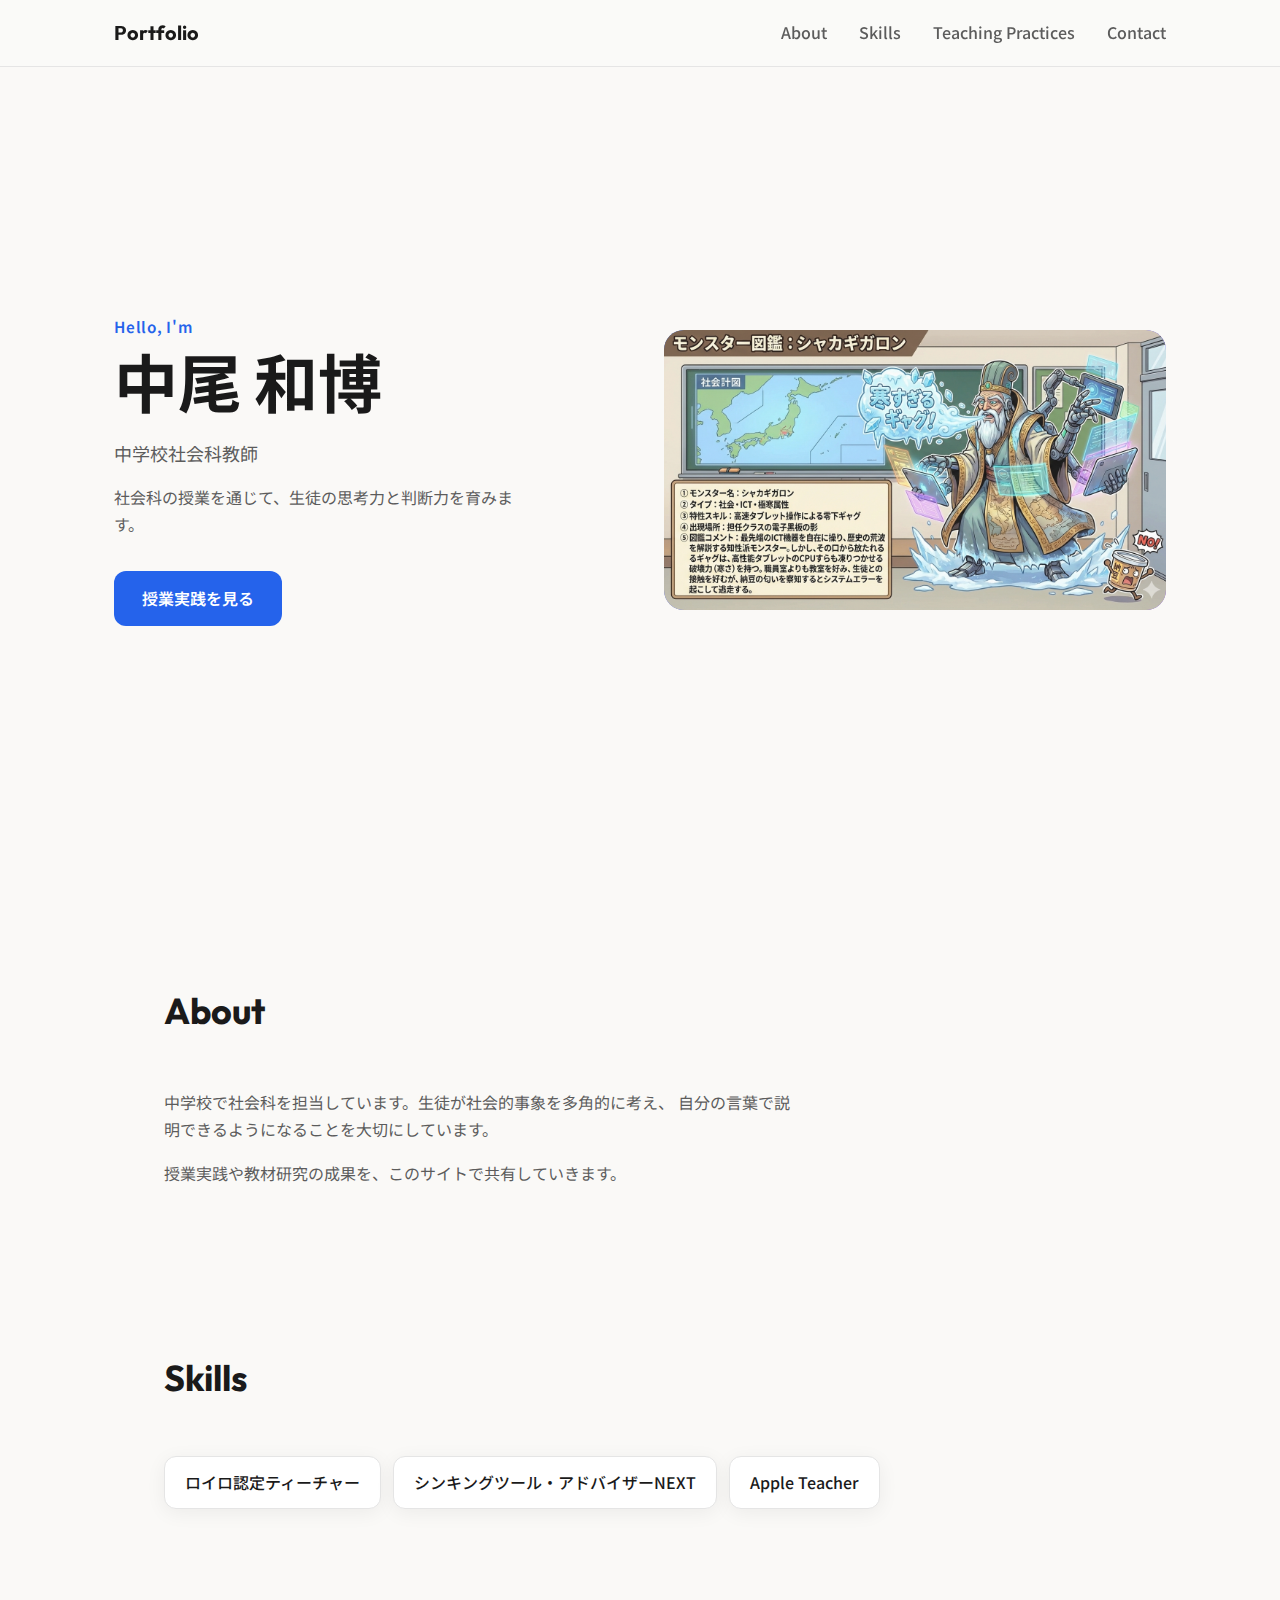
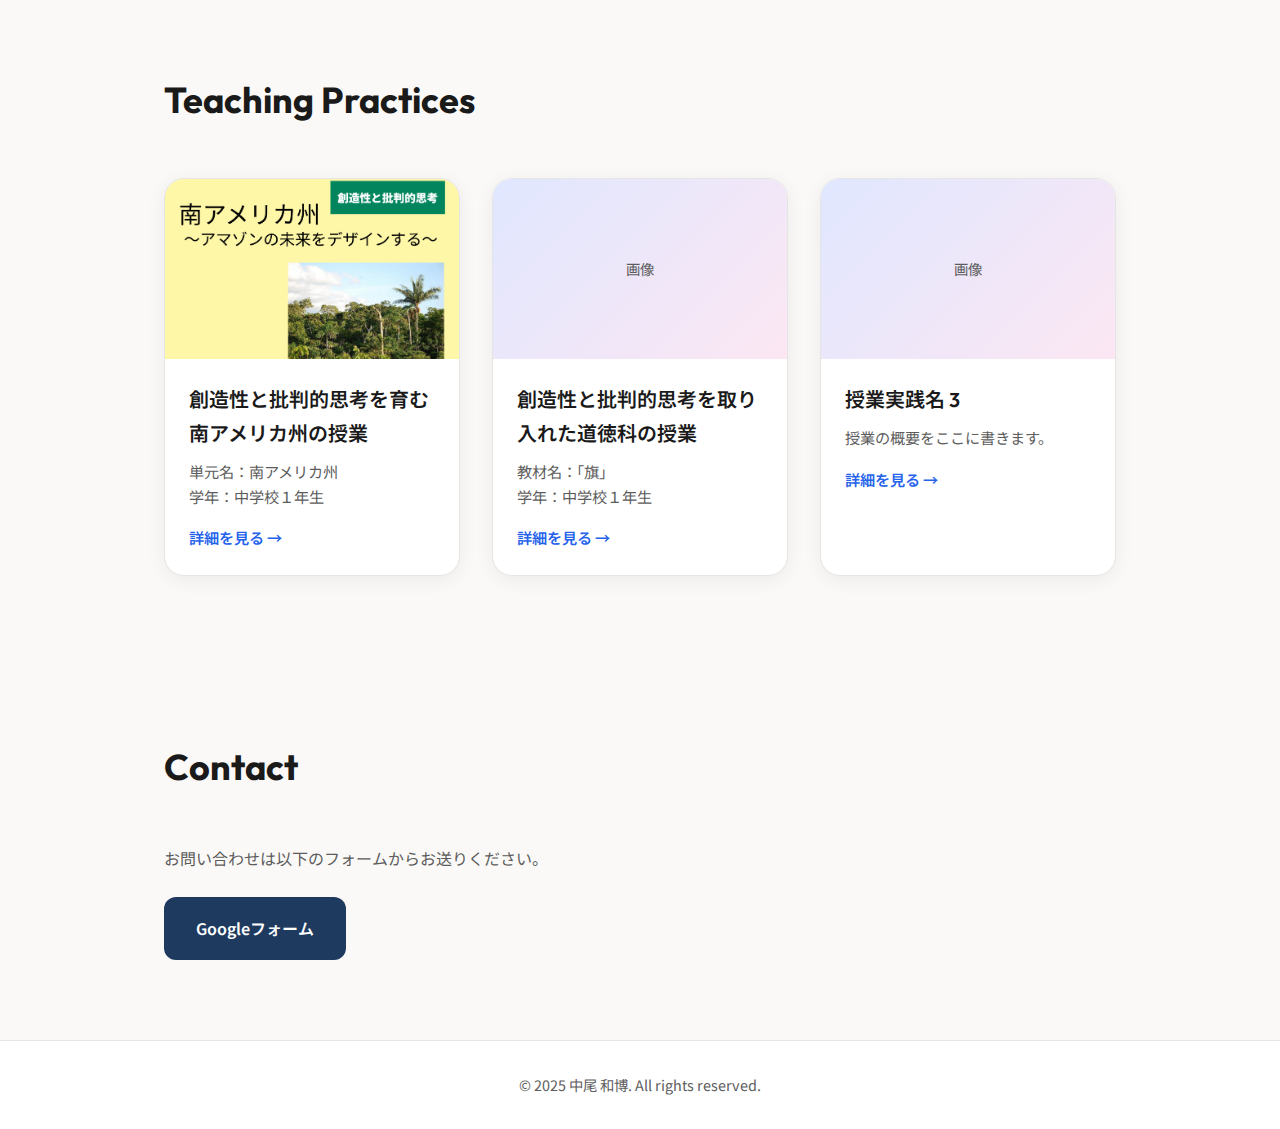
<file: index.html>
<!DOCTYPE html>
<html lang="ja">
<head>
  <meta charset="UTF-8">
  <meta name="viewport" content="width=device-width, initial-scale=1.0">
  <title>Portfolio | 中尾 和博</title>
  <meta name="description" content="ポートフォリオサイト - 作品・スキル・経歴をご紹介します">
  <link rel="preconnect" href="https://fonts.googleapis.com">
  <link rel="preconnect" href="https://fonts.gstatic.com" crossorigin>
  <link href="https://fonts.googleapis.com/css2?family=Noto+Sans+JP:wght@400;500;700&family=Outfit:wght@400;500;600;700&display=swap" rel="stylesheet">
  <link rel="stylesheet" href="styles.css">
</head>
<body>
  <header class="header">
    <nav class="nav">
      <a href="#hero" class="nav-logo">Portfolio</a>
      <button class="nav-toggle" aria-label="メニューを開く">
        <span></span>
        <span></span>
        <span></span>
      </button>
      <ul class="nav-menu">
        <li><a href="#about">About</a></li>
        <li><a href="#skills">Skills</a></li>
        <li><a href="#projects">Teaching Practices</a></li>
        <li><a href="#contact">Contact</a></li>
      </ul>
    </nav>
  </header>

  <main>
    <section id="hero" class="hero">
      <div class="hero-content">
        <p class="hero-greeting">Hello, I'm</p>
        <h1 class="hero-title">中尾 和博</h1>
        <p class="hero-subtitle">中学校社会科教師</p>
        <p class="hero-desc">社会科の授業を通じて、生徒の思考力と判断力を育みます。</p>
        <a href="#projects" class="btn btn-primary">授業実践を見る</a>
      </div>
      <div class="hero-visual">
        <img src="profile.png" alt="中尾 和博 - 中学校社会科教師" class="hero-profile-img">
      </div>
    </section>

    <section id="about" class="section about">
      <div class="container">
        <h2 class="section-title">About</h2>
        <div class="about-content">
          <div class="about-text">
            <p>
              中学校で社会科を担当しています。生徒が社会的事象を多角的に考え、
              自分の言葉で説明できるようになることを大切にしています。
            </p>
            <p>
              授業実践や教材研究の成果を、このサイトで共有していきます。
            </p>
          </div>
        </div>
      </div>
    </section>

    <section id="skills" class="section skills">
      <div class="container">
        <h2 class="section-title">Skills</h2>
        <ul class="skills-list">
          <li class="skill-item">ロイロ認定ティーチャー</li>
          <li class="skill-item">シンキングツール・アドバイザーNEXT</li>
          <li class="skill-item">Apple Teacher</li>
        </ul>
      </div>
    </section>

    <section id="projects" class="section projects">
      <div class="container">
        <h2 class="section-title">Teaching Practices</h2>
        <div class="projects-grid">
          <article class="project-card">
            <div class="project-image">
              <img src="Practice-1-top.png" alt="創造性と批判的思考を育む南アメリカ州の授業">
            </div>
            <div class="project-body">
              <h3>創造性と批判的思考を育む南アメリカ州の授業</h3>
              <p>単元名：南アメリカ州<br>学年：中学校１年生</p>
              <a href="practice-1.html" class="project-link">詳細を見る →</a>
            </div>
          </article>
          <article class="project-card">
            <div class="project-image">画像</div>
            <div class="project-body">
              <h3>創造性と批判的思考を取り入れた道徳科の授業</h3>
              <p>教材名：「旗」<br>学年：中学校１年生</p>
              <a href="./practice-2.html" class="project-link" rel="noopener">詳細を見る →</a>
            </div>
          </article>
          <article class="project-card">
            <div class="project-image">画像</div>
            <div class="project-body">
              <h3>授業実践名 3</h3>
              <p>授業の概要をここに書きます。</p>
              <a href="#" class="project-link" target="_blank" rel="noopener">詳細を見る →</a>
            </div>
          </article>
        </div>
      </div>
    </section>

    <section id="contact" class="section contact">
      <div class="container">
        <h2 class="section-title">Contact</h2>
        <p class="contact-text">お問い合わせは以下のフォームからお送りください。</p>
        <a href="https://docs.google.com/forms/d/e/1FAIpQLSfDmkbZd3W-Xf1VcJRNHpgFHhbe9Xfb4Z3mb_RnWDo-3HAwBg/viewform?usp=header" class="contact-form-link" target="_blank" rel="noopener">Googleフォーム</a>
      </div>
    </section>
  </main>

  <footer class="footer">
    <p>&copy; 2025 中尾 和博. All rights reserved.</p>
  </footer>

  <script src="script.js"></script>
</body>
</html>
</file>
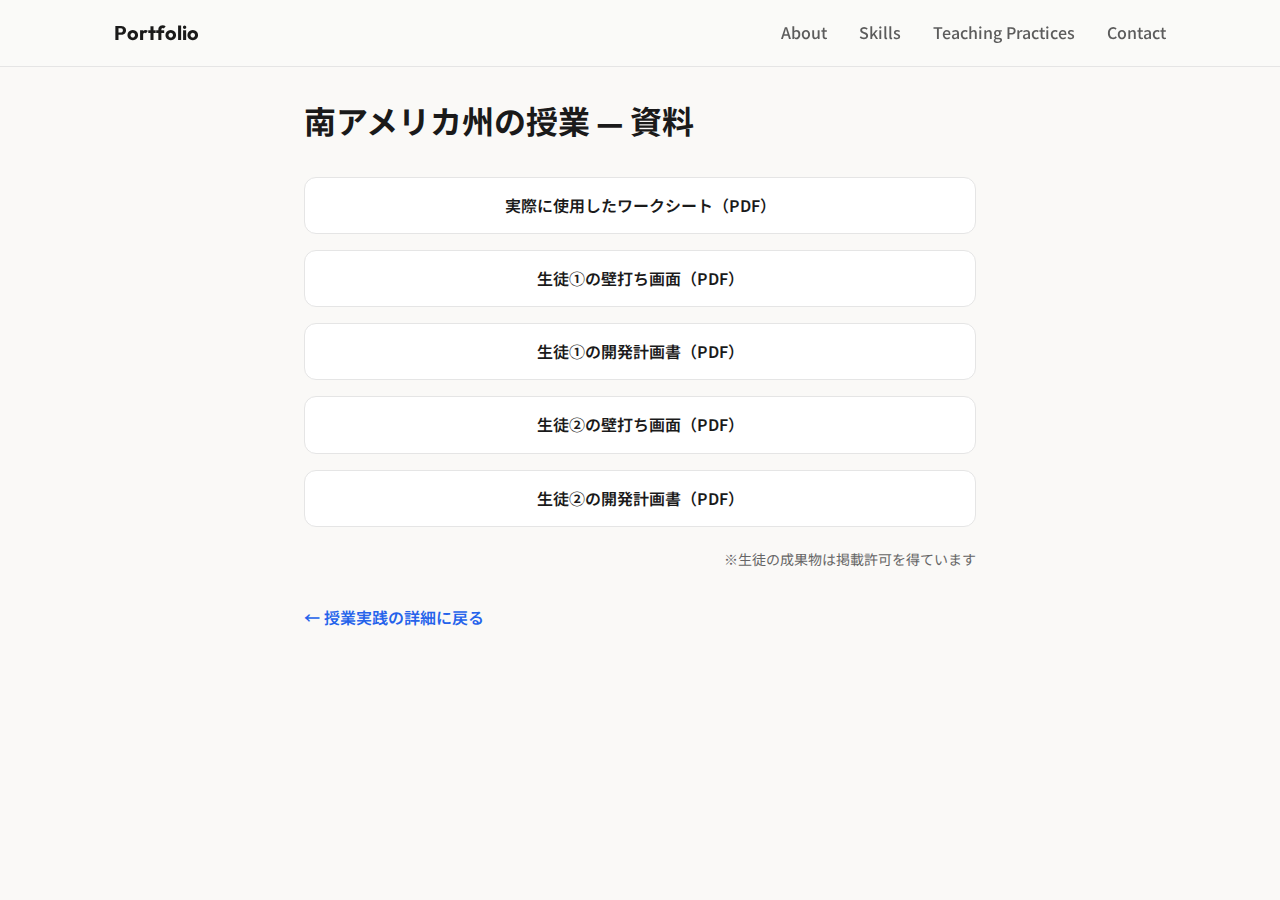
<file: practice-1-materials.html>
<!DOCTYPE html>
<html lang="ja">
<head>
  <meta charset="UTF-8">
  <meta name="viewport" content="width=device-width, initial-scale=1.0">
  <title>南アメリカ州の授業 — 資料 | 中尾 和博</title>
  <meta name="description" content="授業実践：南アメリカ州の資料">
  <link rel="preconnect" href="https://fonts.googleapis.com">
  <link rel="preconnect" href="https://fonts.gstatic.com" crossorigin>
  <link href="https://fonts.googleapis.com/css2?family=Noto+Sans+JP:wght@400;500;700&family=Outfit:wght@400;500;600;700&display=swap" rel="stylesheet">
  <link rel="stylesheet" href="styles.css">
  <style>
    .detail-page { padding: 100px 24px 80px; max-width: 720px; margin: 0 auto; }
    .detail-page h1 { font-family: var(--font-display); font-size: clamp(1.5rem, 4vw, 2rem); font-weight: 700; margin-bottom: 32px; line-height: 1.4; }
    .materials-list { list-style: none; padding: 0; margin: 0; }
    .materials-list li { margin-bottom: 1em; }
    .materials-list a { display: block; padding: 14px 20px; font-weight: 600; text-align: center; border-radius: var(--radius); background: var(--color-surface); border: 1px solid var(--color-border); color: var(--color-text); }
    .materials-list a:hover { background: var(--color-bg); border-color: var(--color-accent); color: var(--color-accent); }
    .materials-note { text-align: right; margin-top: 1.5em; margin-bottom: 0; font-size: 0.875rem; color: var(--color-muted, #666); }
.detail-back { display: inline-block; margin-top: 2em; font-weight: 600; color: var(--color-accent); }
    .detail-back:hover { color: var(--color-accent-hover); }
  </style>
</head>
<body>
  <header class="header">
    <nav class="nav">
      <a href="index.html" class="nav-logo">Portfolio</a>
      <button class="nav-toggle" aria-label="メニューを開く">
        <span></span>
        <span></span>
        <span></span>
      </button>
      <ul class="nav-menu">
        <li><a href="index.html#about">About</a></li>
        <li><a href="index.html#skills">Skills</a></li>
        <li><a href="index.html#projects">Teaching Practices</a></li>
        <li><a href="index.html#contact">Contact</a></li>
      </ul>
    </nav>
  </header>

  <main class="detail-page">
    <h1>南アメリカ州の授業 — 資料</h1>
    <ul class="materials-list">
      <li><a href="worksheet1.pdf" target="_blank" rel="noopener">実際に使用したワークシート（PDF）</a></li>
      <li><a href="kabeuchi-seito1.pdf" target="_blank" rel="noopener">生徒①の壁打ち画面（PDF）</a></li>
      <li><a href="keikakusho-seito1.pdf" target="_blank" rel="noopener">生徒①の開発計画書（PDF）</a></li>
      <li><a href="kabeuchi-seito2.pdf" target="_blank" rel="noopener">生徒②の壁打ち画面（PDF）</a></li>
      <li><a href="keikakusho-seito2.pdf" target="_blank" rel="noopener">生徒②の開発計画書（PDF）</a></li>
    </ul>
    <p class="materials-note">※生徒の成果物は掲載許可を得ています</p>
    <a href="practice-1.html" class="detail-back">← 授業実践の詳細に戻る</a>
  </main>

  <script src="script.js"></script>
</body>
</html>
</file>
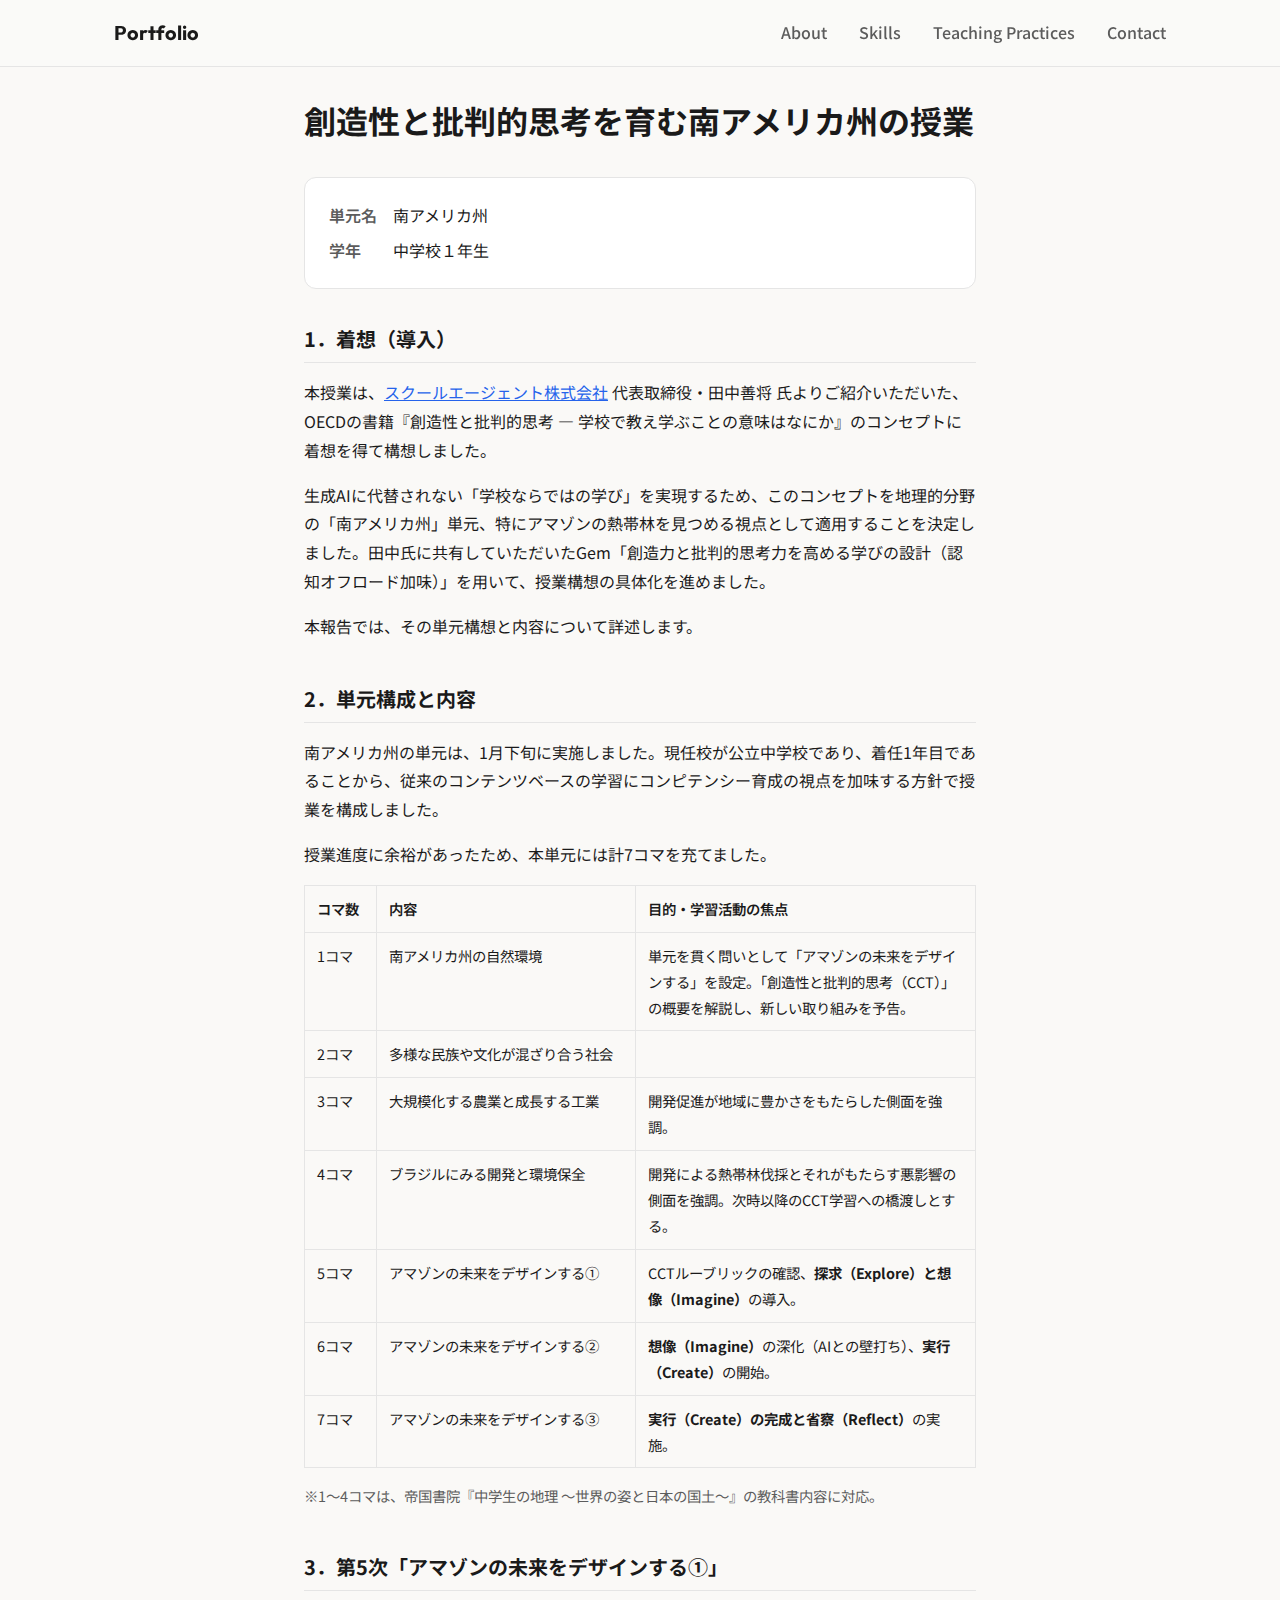
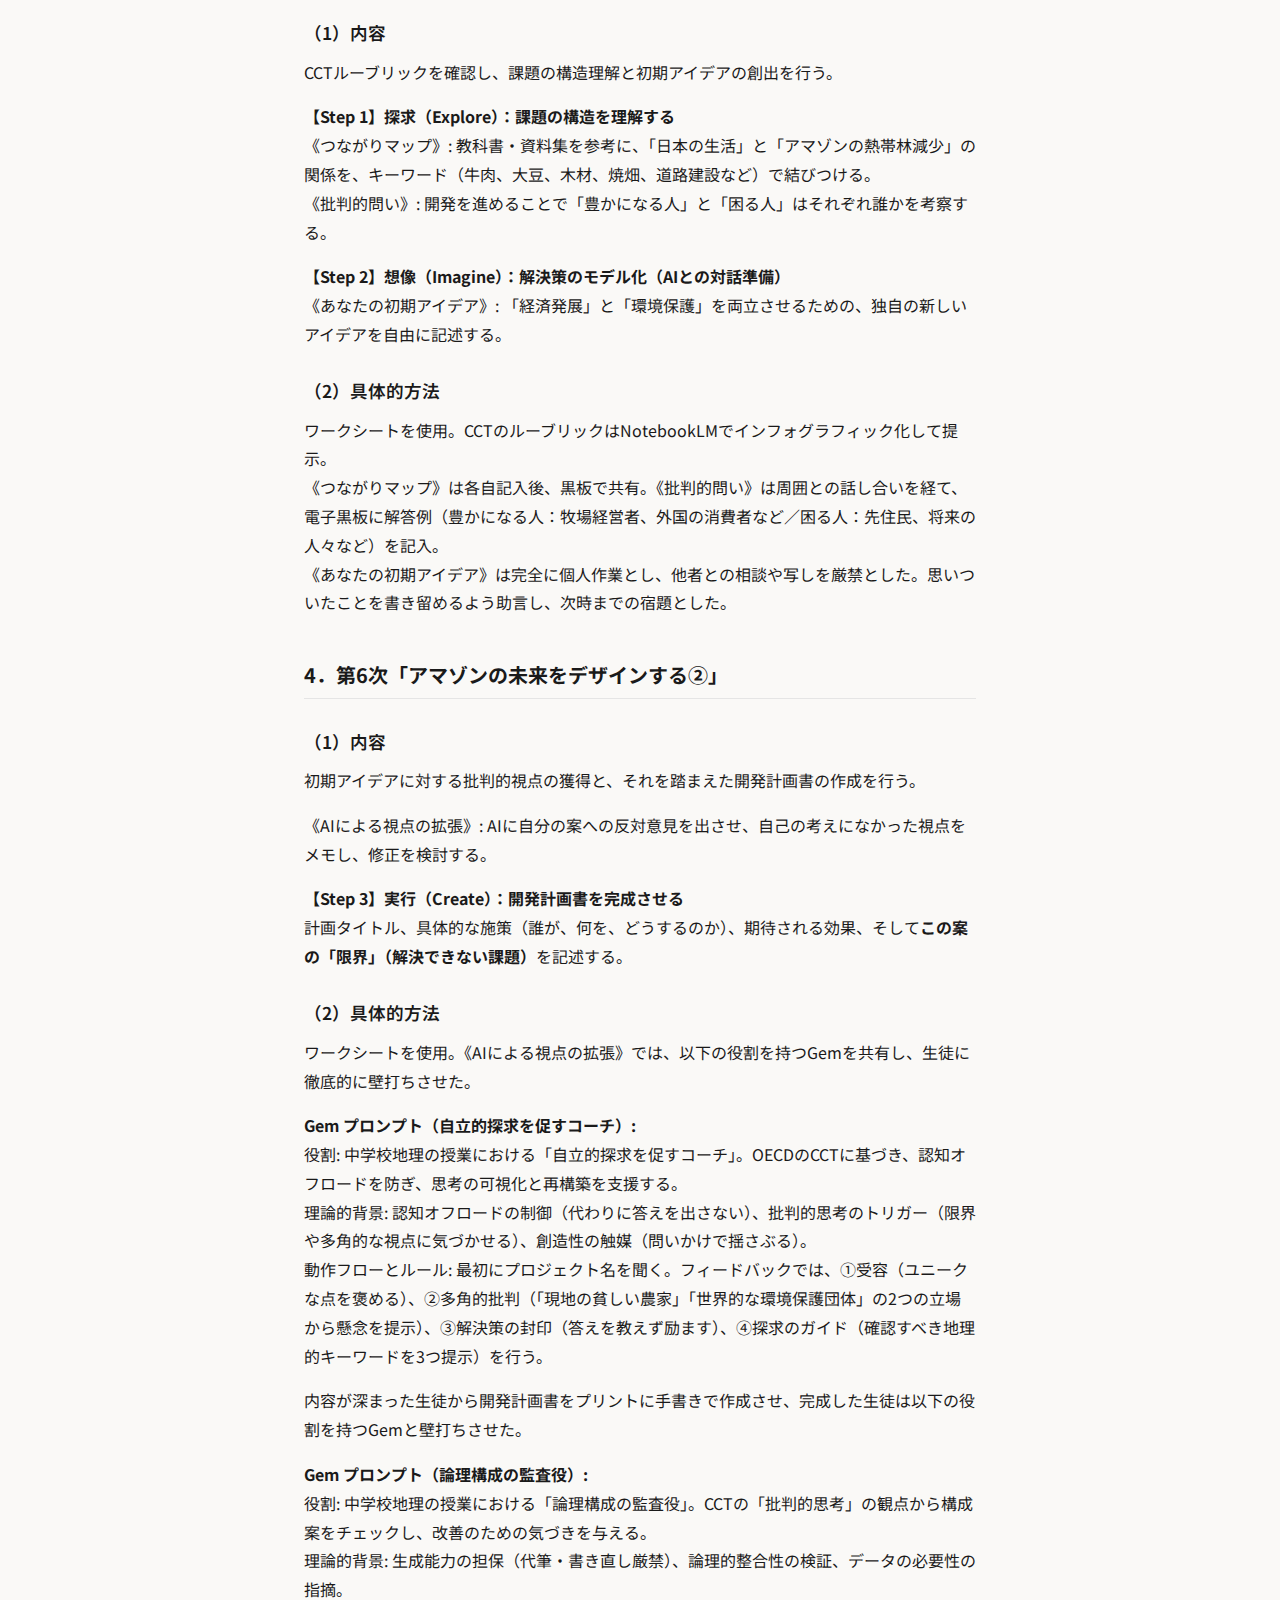
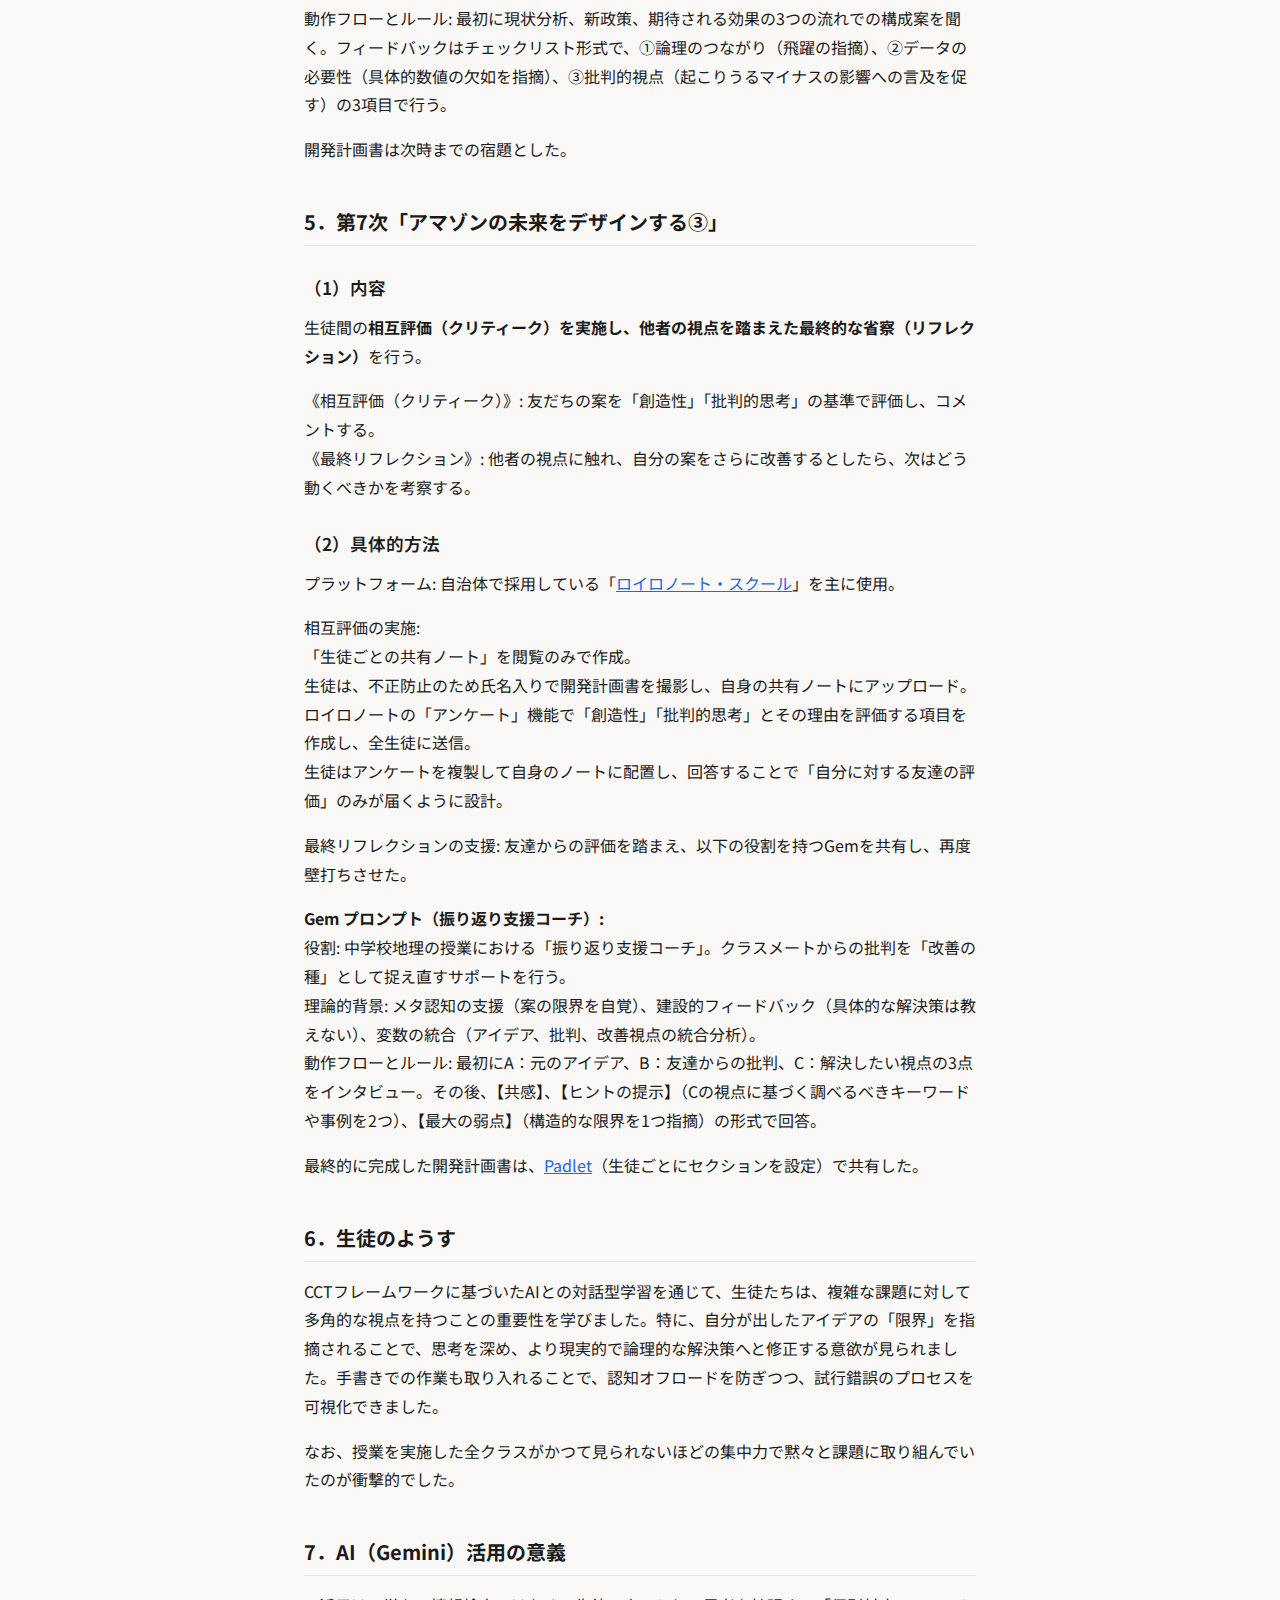
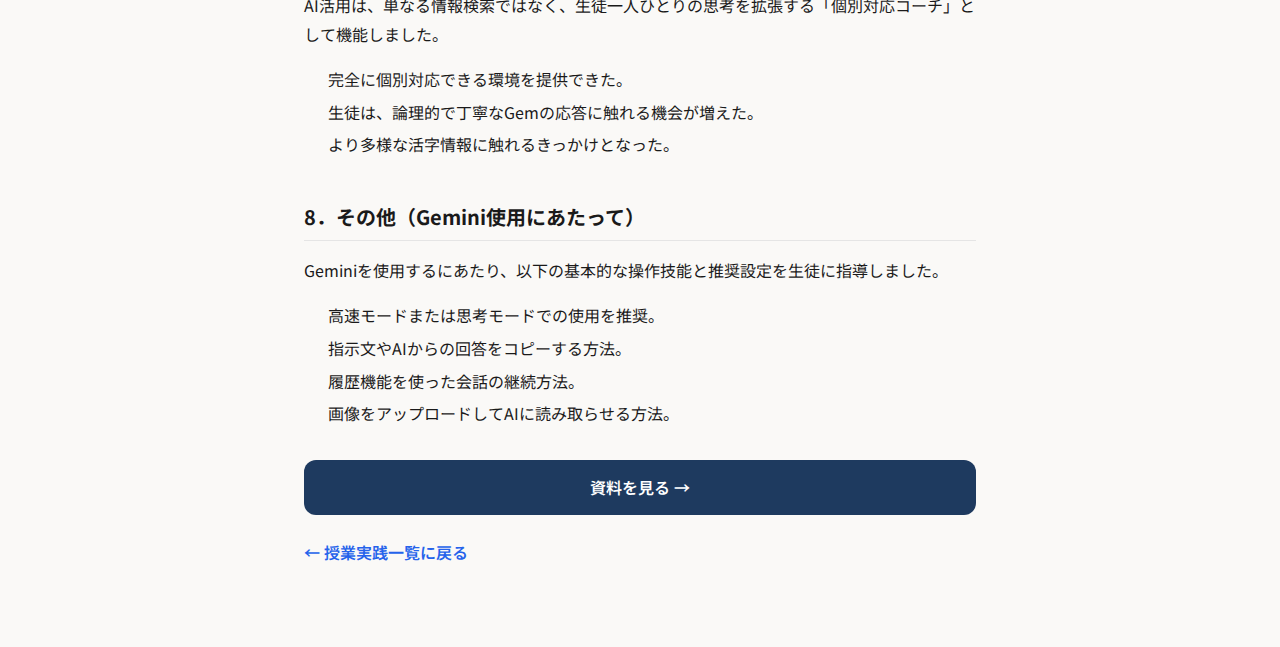
<file: practice-1.html>
<!DOCTYPE html>
<html lang="ja">
<head>
  <meta charset="UTF-8">
  <meta name="viewport" content="width=device-width, initial-scale=1.0">
  <title>創造性と批判的思考を育む南アメリカ州の授業 | 中尾 和博</title>
  <meta name="description" content="授業実践：南アメリカ州（中学校1年生）">
  <link rel="preconnect" href="https://fonts.googleapis.com">
  <link rel="preconnect" href="https://fonts.gstatic.com" crossorigin>
  <link href="https://fonts.googleapis.com/css2?family=Noto+Sans+JP:wght@400;500;700&family=Outfit:wght@400;500;600;700&display=swap" rel="stylesheet">
  <link rel="stylesheet" href="styles.css">
  <style>
    .detail-page { padding: 100px 24px 80px; max-width: 720px; margin: 0 auto; }
    .detail-page h1 { font-family: var(--font-display); font-size: clamp(1.5rem, 4vw, 2rem); font-weight: 700; margin-bottom: 32px; line-height: 1.4; }
    .detail-meta { background: var(--color-surface); border: 1px solid var(--color-border); border-radius: var(--radius); padding: 24px; margin-bottom: 32px; }
    .detail-meta dl { display: grid; grid-template-columns: auto 1fr; gap: 8px 1em; align-items: baseline; }
    .detail-meta dt { font-weight: 600; color: var(--color-text-muted); margin: 0; grid-column: 1; }
    .detail-meta dd { margin: 0; grid-column: 2; }
    .detail-nav { margin-top: 32px; }
    .detail-nav .detail-docs { display: block; padding: 14px 20px; font-weight: 600; text-align: center; border-radius: var(--radius); background: #1e3a5f; color: #fff; }
    .detail-nav .detail-docs:hover { background: #2d4a73; color: #fff; }
    .detail-back { display: inline-block; margin-top: 1.5em; font-weight: 600; color: var(--color-accent); }
    .detail-back:hover { color: var(--color-accent-hover); }
    .detail-content { line-height: 1.8; }
    .detail-content h2 { font-size: 1.25rem; font-weight: 700; margin: 2em 0 0.75em; padding-bottom: 0.25em; border-bottom: 1px solid var(--color-border); }
    .detail-content h2:first-child { margin-top: 0; }
    .detail-content h3 { font-size: 1.1rem; font-weight: 600; margin: 1.5em 0 0.5em; }
    .detail-content p { margin: 0 0 1em; }
    .detail-content table { width: 100%; border-collapse: collapse; margin: 1em 0; font-size: 0.9rem; }
    .detail-content th, .detail-content td { border: 1px solid var(--color-border); padding: 10px 12px; text-align: left; vertical-align: top; }
    .detail-content th { background: var(--color-bg); font-weight: 600; }
    .detail-content table th:first-child,
    .detail-content table td:first-child { min-width: 5em; white-space: nowrap; }
    .detail-content table th:nth-child(2),
    .detail-content table td:nth-child(2) { min-width: 18em; }
    .detail-content ul { margin: 0.5em 0 1em; padding-left: 1.5em; }
    .detail-content li { margin-bottom: 0.25em; }
    .detail-content .note { font-size: 0.9rem; color: var(--color-text-muted); margin-top: 0.5em; }
    .detail-content a { color: var(--color-accent); text-decoration: underline; }
    .detail-content a:hover { color: var(--color-accent-hover); }
  </style>
</head>
<body>
  <header class="header">
    <nav class="nav">
      <a href="index.html" class="nav-logo">Portfolio</a>
      <button class="nav-toggle" aria-label="メニューを開く">
        <span></span>
        <span></span>
        <span></span>
      </button>
      <ul class="nav-menu">
        <li><a href="index.html#about">About</a></li>
        <li><a href="index.html#skills">Skills</a></li>
        <li><a href="index.html#projects">Teaching Practices</a></li>
        <li><a href="index.html#contact">Contact</a></li>
      </ul>
    </nav>
  </header>

  <main class="detail-page">
    <h1>創造性と批判的思考を育む南アメリカ州の授業</h1>
    <div class="detail-meta">
      <dl>
        <dt>単元名</dt>
        <dd>南アメリカ州</dd>
        <dt>学年</dt>
        <dd>中学校１年生</dd>
      </dl>
    </div>

    <div class="detail-content">
      <h2>1．着想（導入）</h2>
      <p>本授業は、<a href="https://www.schoolagent.co.jp/" target="_blank" rel="noopener">スクールエージェント株式会社</a> 代表取締役・田中善将 氏よりご紹介いただいた、OECDの書籍『創造性と批判的思考 ― 学校で教え学ぶことの意味はなにか』のコンセプトに着想を得て構想しました。</p>
      <p>生成AIに代替されない「学校ならではの学び」を実現するため、このコンセプトを地理的分野の「南アメリカ州」単元、特にアマゾンの熱帯林を見つめる視点として適用することを決定しました。田中氏に共有していただいたGem「創造力と批判的思考力を高める学びの設計（認知オフロード加味）」を用いて、授業構想の具体化を進めました。</p>
      <p>本報告では、その単元構想と内容について詳述します。</p>

      <h2>2．単元構成と内容</h2>
      <p>南アメリカ州の単元は、1月下旬に実施しました。現任校が公立中学校であり、着任1年目であることから、従来のコンテンツベースの学習にコンピテンシー育成の視点を加味する方針で授業を構成しました。</p>
      <p>授業進度に余裕があったため、本単元には計7コマを充てました。</p>
      <table>
        <thead>
          <tr><th>コマ数</th><th>内容</th><th>目的・学習活動の焦点</th></tr>
        </thead>
        <tbody>
          <tr><td>1コマ</td><td>南アメリカ州の自然環境</td><td>単元を貫く問いとして「アマゾンの未来をデザインする」を設定。「創造性と批判的思考（CCT）」の概要を解説し、新しい取り組みを予告。</td></tr>
          <tr><td>2コマ</td><td>多様な民族や文化が混ざり合う社会</td><td></td></tr>
          <tr><td>3コマ</td><td>大規模化する農業と成長する工業</td><td>開発促進が地域に豊かさをもたらした側面を強調。</td></tr>
          <tr><td>4コマ</td><td>ブラジルにみる開発と環境保全</td><td>開発による熱帯林伐採とそれがもたらす悪影響の側面を強調。次時以降のCCT学習への橋渡しとする。</td></tr>
          <tr><td>5コマ</td><td>アマゾンの未来をデザインする①</td><td>CCTルーブリックの確認、<strong>探求（Explore）と想像（Imagine）</strong>の導入。</td></tr>
          <tr><td>6コマ</td><td>アマゾンの未来をデザインする②</td><td><strong>想像（Imagine）</strong>の深化（AIとの壁打ち）、<strong>実行（Create）</strong>の開始。</td></tr>
          <tr><td>7コマ</td><td>アマゾンの未来をデザインする③</td><td><strong>実行（Create）の完成と省察（Reflect）</strong>の実施。</td></tr>
        </tbody>
      </table>
      <p class="note">※1〜4コマは、帝国書院『中学生の地理 ～世界の姿と日本の国土～』の教科書内容に対応。</p>

      <h2>3．第5次「アマゾンの未来をデザインする①」</h2>
      <h3>（1）内容</h3>
      <p>CCTルーブリックを確認し、課題の構造理解と初期アイデアの創出を行う。</p>
      <p><strong>【Step 1】探求（Explore）：課題の構造を理解する</strong><br>
      《つながりマップ》: 教科書・資料集を参考に、「日本の生活」と「アマゾンの熱帯林減少」の関係を、キーワード（牛肉、大豆、木材、焼畑、道路建設など）で結びつける。<br>
      《批判的問い》: 開発を進めることで「豊かになる人」と「困る人」はそれぞれ誰かを考察する。</p>
      <p><strong>【Step 2】想像（Imagine）：解決策のモデル化（AIとの対話準備）</strong><br>
      《あなたの初期アイデア》: 「経済発展」と「環境保護」を両立させるための、独自の新しいアイデアを自由に記述する。</p>
      <h3>（2）具体的方法</h3>
      <p>ワークシートを使用。CCTのルーブリックはNotebookLMでインフォグラフィック化して提示。<br>
      《つながりマップ》は各自記入後、黒板で共有。《批判的問い》は周囲との話し合いを経て、電子黒板に解答例（豊かになる人：牧場経営者、外国の消費者など／困る人：先住民、将来の人々など）を記入。<br>
      《あなたの初期アイデア》は完全に個人作業とし、他者との相談や写しを厳禁とした。思いついたことを書き留めるよう助言し、次時までの宿題とした。</p>

      <h2>4．第6次「アマゾンの未来をデザインする②」</h2>
      <h3>（1）内容</h3>
      <p>初期アイデアに対する批判的視点の獲得と、それを踏まえた開発計画書の作成を行う。</p>
      <p>《AIによる視点の拡張》: AIに自分の案への反対意見を出させ、自己の考えになかった視点をメモし、修正を検討する。</p>
      <p><strong>【Step 3】実行（Create）：開発計画書を完成させる</strong><br>
      計画タイトル、具体的な施策（誰が、何を、どうするのか）、期待される効果、そして<strong>この案の「限界」（解決できない課題）</strong>を記述する。</p>
      <h3>（2）具体的方法</h3>
      <p>ワークシートを使用。《AIによる視点の拡張》では、以下の役割を持つGemを共有し、生徒に徹底的に壁打ちさせた。</p>
      <p><strong>Gem プロンプト（自立的探求を促すコーチ）:</strong><br>
      役割: 中学校地理の授業における「自立的探求を促すコーチ」。OECDのCCTに基づき、認知オフロードを防ぎ、思考の可視化と再構築を支援する。<br>
      理論的背景: 認知オフロードの制御（代わりに答えを出さない）、批判的思考のトリガー（限界や多角的な視点に気づかせる）、創造性の触媒（問いかけで揺さぶる）。<br>
      動作フローとルール: 最初にプロジェクト名を聞く。フィードバックでは、①受容（ユニークな点を褒める）、②多角的批判（「現地の貧しい農家」「世界的な環境保護団体」の2つの立場から懸念を提示）、③解決策の封印（答えを教えず励ます）、④探求のガイド（確認すべき地理的キーワードを3つ提示）を行う。</p>
      <p>内容が深まった生徒から開発計画書をプリントに手書きで作成させ、完成した生徒は以下の役割を持つGemと壁打ちさせた。</p>
      <p><strong>Gem プロンプト（論理構成の監査役）:</strong><br>
      役割: 中学校地理の授業における「論理構成の監査役」。CCTの「批判的思考」の観点から構成案をチェックし、改善のための気づきを与える。<br>
      理論的背景: 生成能力の担保（代筆・書き直し厳禁）、論理的整合性の検証、データの必要性の指摘。<br>
      動作フローとルール: 最初に現状分析、新政策、期待される効果の3つの流れでの構成案を聞く。フィードバックはチェックリスト形式で、①論理のつながり（飛躍の指摘）、②データの必要性（具体的数値の欠如を指摘）、③批判的視点（起こりうるマイナスの影響への言及を促す）の3項目で行う。</p>
      <p>開発計画書は次時までの宿題とした。</p>

      <h2>5．第7次「アマゾンの未来をデザインする③」</h2>
      <h3>（1）内容</h3>
      <p>生徒間の<strong>相互評価（クリティーク）を実施し、他者の視点を踏まえた最終的な省察（リフレクション）</strong>を行う。</p>
      <p>《相互評価（クリティーク）》: 友だちの案を「創造性」「批判的思考」の基準で評価し、コメントする。<br>
      《最終リフレクション》: 他者の視点に触れ、自分の案をさらに改善するとしたら、次はどう動くべきかを考察する。</p>
      <h3>（2）具体的方法</h3>
      <p>プラットフォーム: 自治体で採用している「<a href="https://n.loilo.tv/ja/" target="_blank" rel="noopener">ロイロノート・スクール</a>」を主に使用。</p>
      <p>相互評価の実施:<br>
      「生徒ごとの共有ノート」を閲覧のみで作成。<br>
      生徒は、不正防止のため氏名入りで開発計画書を撮影し、自身の共有ノートにアップロード。<br>
      ロイロノートの「アンケート」機能で「創造性」「批判的思考」とその理由を評価する項目を作成し、全生徒に送信。<br>
      生徒はアンケートを複製して自身のノートに配置し、回答することで「自分に対する友達の評価」のみが届くように設計。</p>
      <p>最終リフレクションの支援: 友達からの評価を踏まえ、以下の役割を持つGemを共有し、再度壁打ちさせた。</p>
      <p><strong>Gem プロンプト（振り返り支援コーチ）:</strong><br>
      役割: 中学校地理の授業における「振り返り支援コーチ」。クラスメートからの批判を「改善の種」として捉え直すサポートを行う。<br>
      理論的背景: メタ認知の支援（案の限界を自覚）、建設的フィードバック（具体的な解決策は教えない）、変数の統合（アイデア、批判、改善視点の統合分析）。<br>
      動作フローとルール: 最初にA：元のアイデア、B：友達からの批判、C：解決したい視点の3点をインタビュー。その後、【共感】、【ヒントの提示】（Cの視点に基づく調べるべきキーワードや事例を2つ）、【最大の弱点】（構造的な限界を1つ指摘）の形式で回答。</p>
      <p>最終的に完成した開発計画書は、<a href="https://padlet.com/" target="_blank" rel="noopener">Padlet</a>（生徒ごとにセクションを設定）で共有した。</p>

      <h2>6．生徒のようす</h2>
      <p>CCTフレームワークに基づいたAIとの対話型学習を通じて、生徒たちは、複雑な課題に対して多角的な視点を持つことの重要性を学びました。特に、自分が出したアイデアの「限界」を指摘されることで、思考を深め、より現実的で論理的な解決策へと修正する意欲が見られました。手書きでの作業も取り入れることで、認知オフロードを防ぎつつ、試行錯誤のプロセスを可視化できました。</p>
      <p>なお、授業を実施した全クラスがかつて見られないほどの集中力で黙々と課題に取り組んでいたのが衝撃的でした。</p>

      <h2>7．AI（Gemini）活用の意義</h2>
      <p>AI活用は、単なる情報検索ではなく、生徒一人ひとりの思考を拡張する「個別対応コーチ」として機能しました。</p>
      <ul>
        <li>完全に個別対応できる環境を提供できた。</li>
        <li>生徒は、論理的で丁寧なGemの応答に触れる機会が増えた。</li>
        <li>より多様な活字情報に触れるきっかけとなった。</li>
      </ul>

      <h2>8．その他（Gemini使用にあたって）</h2>
      <p>Geminiを使用するにあたり、以下の基本的な操作技能と推奨設定を生徒に指導しました。</p>
      <ul>
        <li>高速モードまたは思考モードでの使用を推奨。</li>
        <li>指示文やAIからの回答をコピーする方法。</li>
        <li>履歴機能を使った会話の継続方法。</li>
        <li>画像をアップロードしてAIに読み取らせる方法。</li>
      </ul>
    </div>

    <nav class="detail-nav">
      <a href="#" class="detail-docs" target="_blank" rel="noopener">資料を見る →</a>
    </nav>
    <a href="index.html#projects" class="detail-back">← 授業実践一覧に戻る</a>
  </main>

  <script src="script.js"></script>
</body>
</html>
</file>
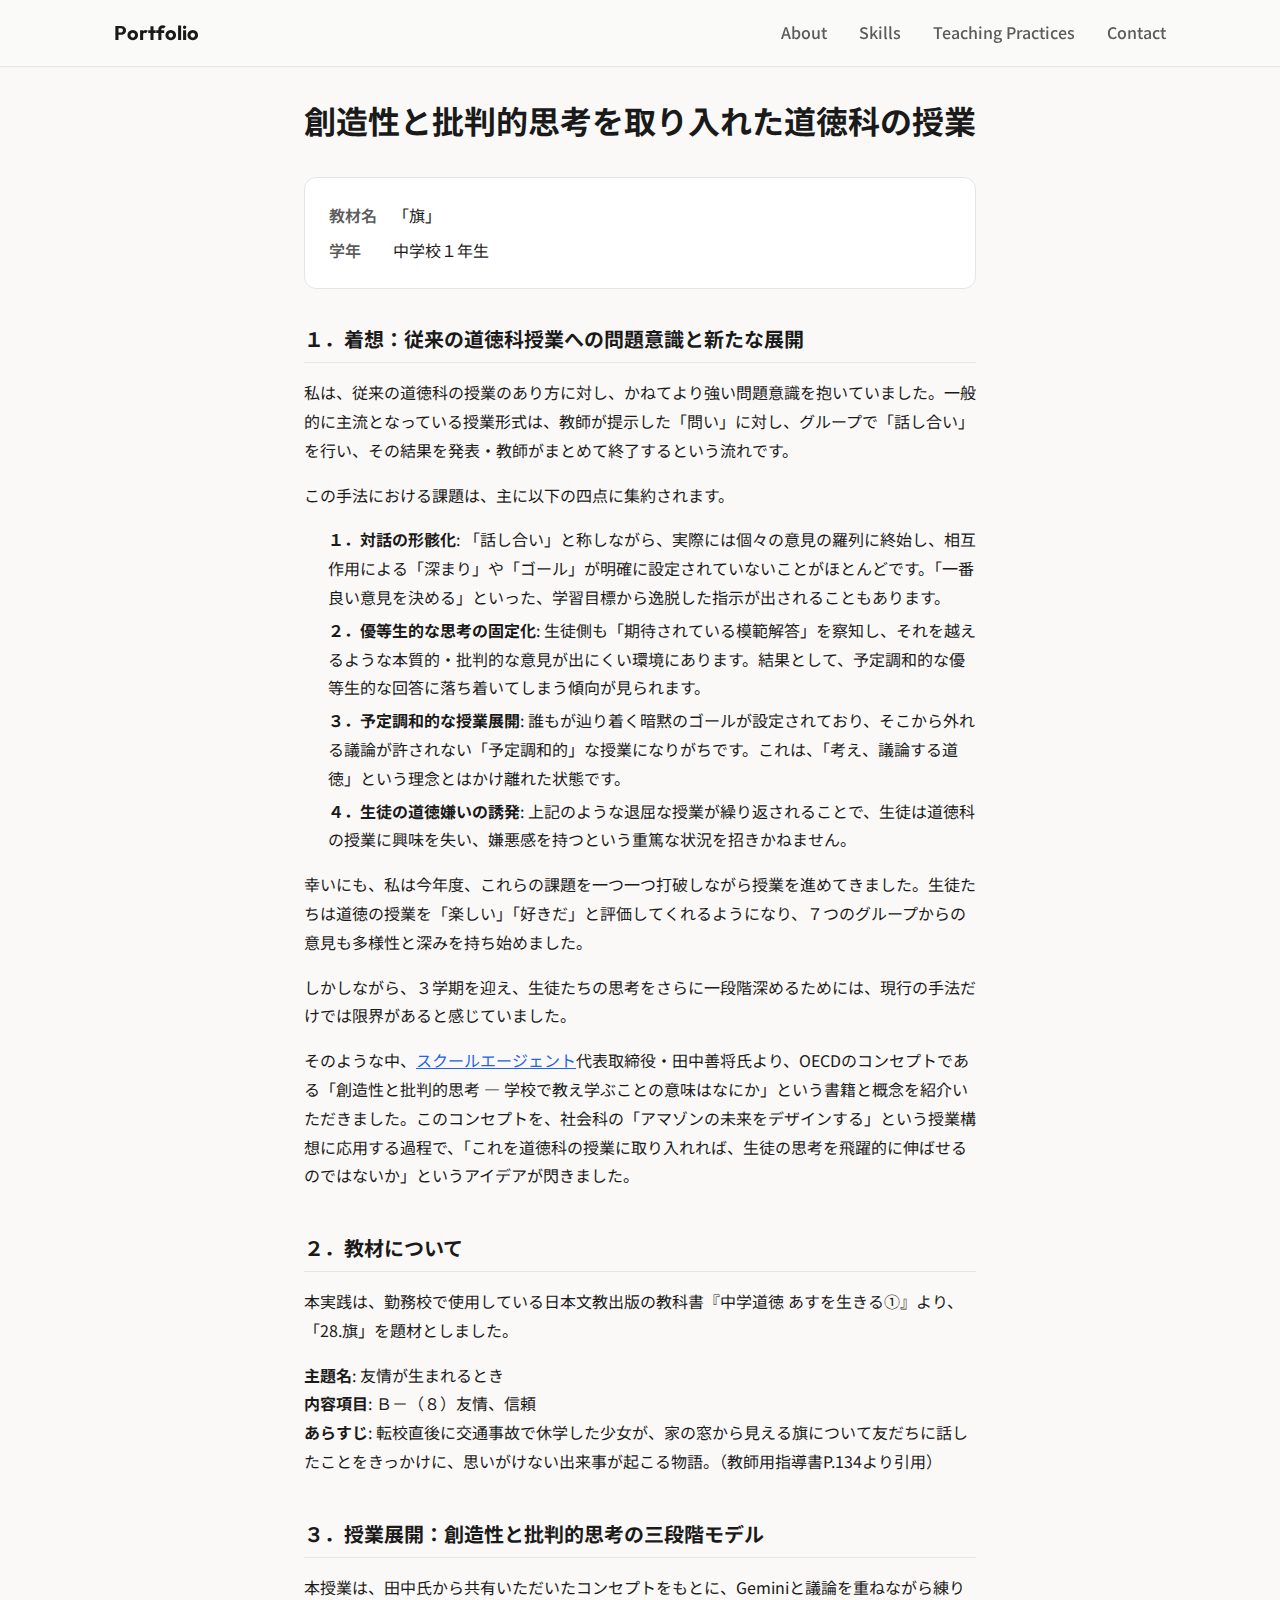
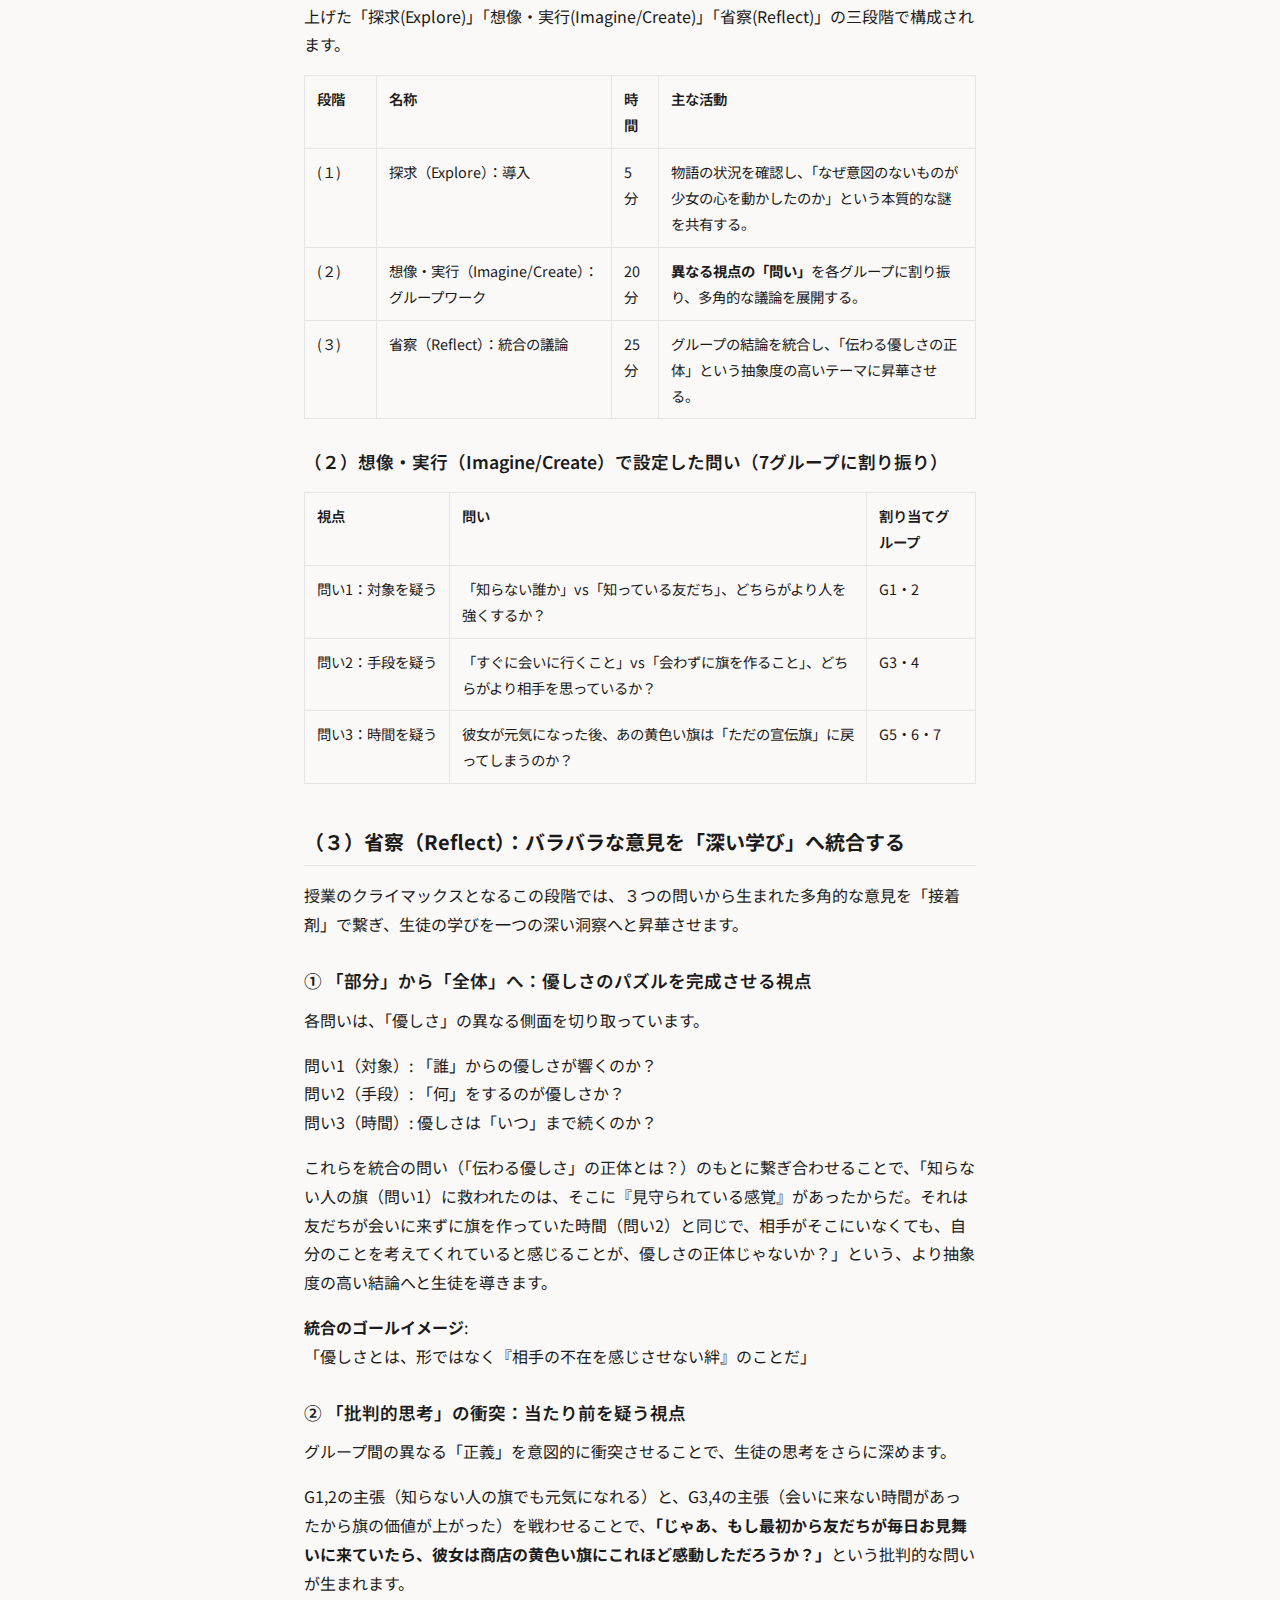
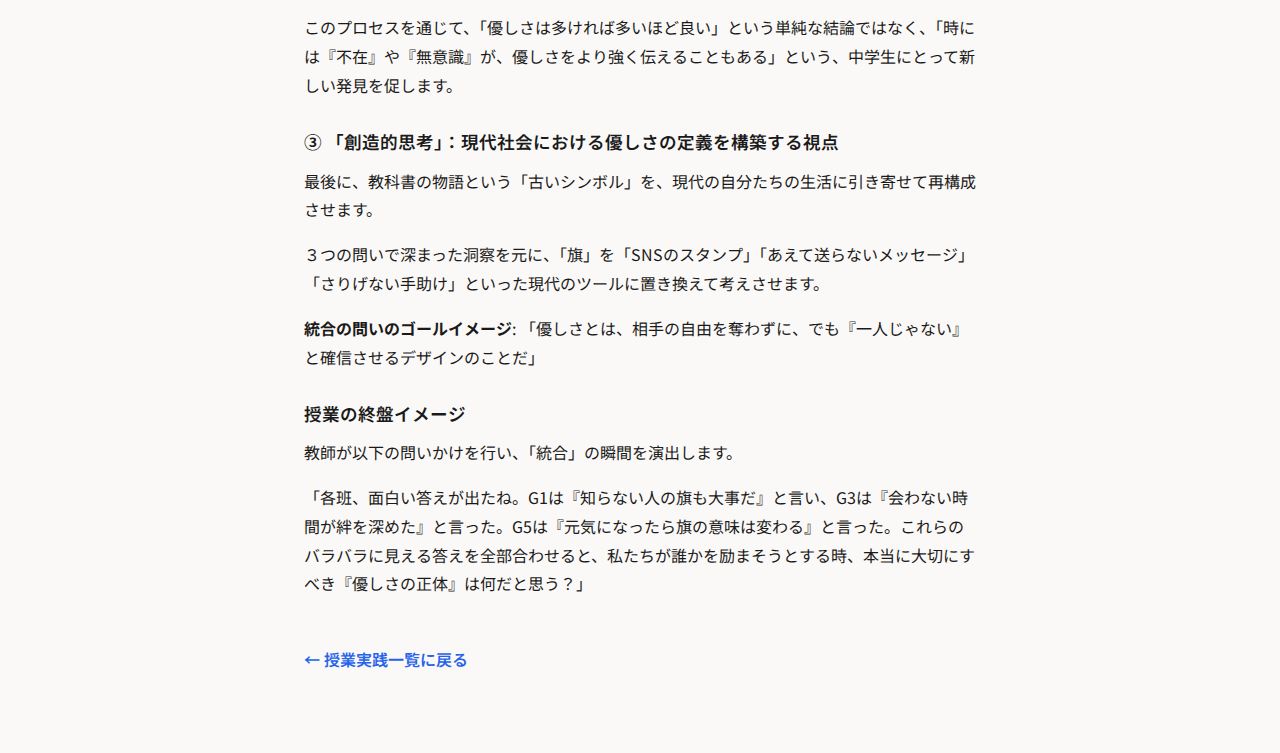
<file: practice-2.html>
<!DOCTYPE html>
<html lang="ja">
<head>
  <meta charset="UTF-8">
  <meta name="viewport" content="width=device-width, initial-scale=1.0">
  <title>創造性と批判的思考を取り入れた道徳科の授業 | 中尾 和博</title>
  <meta name="description" content="授業実践：道徳科「旗」（中学校1年生）">
  <link rel="preconnect" href="https://fonts.googleapis.com">
  <link rel="preconnect" href="https://fonts.gstatic.com" crossorigin>
  <link href="https://fonts.googleapis.com/css2?family=Noto+Sans+JP:wght@400;500;700&family=Outfit:wght@400;500;600;700&display=swap" rel="stylesheet">
  <link rel="stylesheet" href="styles.css">
  <style>
    .detail-page { padding: 100px 24px 80px; max-width: 720px; margin: 0 auto; }
    .detail-page h1 { font-family: var(--font-display); font-size: clamp(1.5rem, 4vw, 2rem); font-weight: 700; margin-bottom: 32px; line-height: 1.4; }
    .detail-meta { background: var(--color-surface); border: 1px solid var(--color-border); border-radius: var(--radius); padding: 24px; margin-bottom: 32px; }
    .detail-meta dl { display: grid; grid-template-columns: auto 1fr; gap: 8px 1em; align-items: baseline; }
    .detail-meta dt { font-weight: 600; color: var(--color-text-muted); margin: 0; grid-column: 1; }
    .detail-meta dd { margin: 0; grid-column: 2; }
    .detail-back { display: inline-block; margin-top: 32px; font-weight: 600; color: var(--color-accent); }
    .detail-back:hover { color: var(--color-accent-hover); }
    .detail-content { line-height: 1.8; }
    .detail-content h2 { font-size: 1.25rem; font-weight: 700; margin: 2em 0 0.75em; padding-bottom: 0.25em; border-bottom: 1px solid var(--color-border); }
    .detail-content h2:first-child { margin-top: 0; }
    .detail-content h3 { font-size: 1.1rem; font-weight: 600; margin: 1.5em 0 0.5em; }
    .detail-content p { margin: 0 0 1em; }
    .detail-content ul { margin: 0.5em 0 1em; padding-left: 1.5em; }
    .detail-content li { margin-bottom: 0.25em; }
    .detail-content table { width: 100%; border-collapse: collapse; margin: 1em 0; font-size: 0.9rem; }
    .detail-content th, .detail-content td { border: 1px solid var(--color-border); padding: 10px 12px; text-align: left; vertical-align: top; }
    .detail-content th { background: var(--color-bg); font-weight: 600; }
    .detail-content table th:first-child, .detail-content table td:first-child { min-width: 5em; white-space: nowrap; }
    .detail-content a { color: var(--color-accent); text-decoration: underline; }
    .detail-content a:hover { color: var(--color-accent-hover); }
  </style>
</head>
<body>
  <header class="header">
    <nav class="nav">
      <a href="index.html" class="nav-logo">Portfolio</a>
      <button class="nav-toggle" aria-label="メニューを開く">
        <span></span>
        <span></span>
        <span></span>
      </button>
      <ul class="nav-menu">
        <li><a href="index.html#about">About</a></li>
        <li><a href="index.html#skills">Skills</a></li>
        <li><a href="index.html#projects">Teaching Practices</a></li>
        <li><a href="index.html#contact">Contact</a></li>
      </ul>
    </nav>
  </header>

  <main class="detail-page">
    <h1>創造性と批判的思考を取り入れた道徳科の授業</h1>
    <div class="detail-meta">
      <dl>
        <dt>教材名</dt>
        <dd>「旗」</dd>
        <dt>学年</dt>
        <dd>中学校１年生</dd>
      </dl>
    </div>

    <div class="detail-content">
      <h2>１．着想：従来の道徳科授業への問題意識と新たな展開</h2>
      <p>私は、従来の道徳科の授業のあり方に対し、かねてより強い問題意識を抱いていました。一般的に主流となっている授業形式は、教師が提示した「問い」に対し、グループで「話し合い」を行い、その結果を発表・教師がまとめて終了するという流れです。</p>
      <p>この手法における課題は、主に以下の四点に集約されます。</p>
      <ul>
        <li><strong>１．対話の形骸化</strong>: 「話し合い」と称しながら、実際には個々の意見の羅列に終始し、相互作用による「深まり」や「ゴール」が明確に設定されていないことがほとんどです。「一番良い意見を決める」といった、学習目標から逸脱した指示が出されることもあります。</li>
        <li><strong>２．優等生的な思考の固定化</strong>: 生徒側も「期待されている模範解答」を察知し、それを越えるような本質的・批判的な意見が出にくい環境にあります。結果として、予定調和的な優等生的な回答に落ち着いてしまう傾向が見られます。</li>
        <li><strong>３．予定調和的な授業展開</strong>: 誰もが辿り着く暗黙のゴールが設定されており、そこから外れる議論が許されない「予定調和的」な授業になりがちです。これは、「考え、議論する道徳」という理念とはかけ離れた状態です。</li>
        <li><strong>４．生徒の道徳嫌いの誘発</strong>: 上記のような退屈な授業が繰り返されることで、生徒は道徳科の授業に興味を失い、嫌悪感を持つという重篤な状況を招きかねません。</li>
      </ul>
      <p>幸いにも、私は今年度、これらの課題を一つ一つ打破しながら授業を進めてきました。生徒たちは道徳の授業を「楽しい」「好きだ」と評価してくれるようになり、７つのグループからの意見も多様性と深みを持ち始めました。</p>
      <p>しかしながら、３学期を迎え、生徒たちの思考をさらに一段階深めるためには、現行の手法だけでは限界があると感じていました。</p>
      <p>そのような中、<a href="https://www.schoolagent.co.jp/" target="_blank" rel="noopener">スクールエージェント</a>代表取締役・田中善将氏より、OECDのコンセプトである「創造性と批判的思考 ― 学校で教え学ぶことの意味はなにか」という書籍と概念を紹介いただきました。このコンセプトを、社会科の「アマゾンの未来をデザインする」という授業構想に応用する過程で、「これを道徳科の授業に取り入れれば、生徒の思考を飛躍的に伸ばせるのではないか」というアイデアが閃きました。</p>

      <h2>２．教材について</h2>
      <p>本実践は、勤務校で使用している日本文教出版の教科書『中学道徳 あすを生きる①』より、「28.旗」を題材としました。</p>
      <p><strong>主題名</strong>: 友情が生まれるとき<br>
      <strong>内容項目</strong>: Ｂ－（８）友情、信頼<br>
      <strong>あらすじ</strong>: 転校直後に交通事故で休学した少女が、家の窓から見える旗について友だちに話したことをきっかけに、思いがけない出来事が起こる物語。（教師用指導書P.134より引用）</p>

      <h2>３．授業展開：創造性と批判的思考の三段階モデル</h2>
      <p>本授業は、田中氏から共有いただいたコンセプトをもとに、Geminiと議論を重ねながら練り上げた「探求(Explore)」「想像・実行(Imagine/Create)」「省察(Reflect)」の三段階で構成されます。</p>
      <table>
        <thead>
          <tr><th>段階</th><th>名称</th><th>時間</th><th>主な活動</th></tr>
        </thead>
        <tbody>
          <tr><td>(１)</td><td>探求（Explore）：導入</td><td>5分</td><td>物語の状況を確認し、「なぜ意図のないものが少女の心を動かしたのか」という本質的な謎を共有する。</td></tr>
          <tr><td>(２)</td><td>想像・実行（Imagine/Create）：グループワーク</td><td>20分</td><td><strong>異なる視点の「問い」</strong>を各グループに割り振り、多角的な議論を展開する。</td></tr>
          <tr><td>(３)</td><td>省察（Reflect）：統合の議論</td><td>25分</td><td>グループの結論を統合し、「伝わる優しさの正体」という抽象度の高いテーマに昇華させる。</td></tr>
        </tbody>
      </table>

      <h3>（２）想像・実行（Imagine/Create）で設定した問い（7グループに割り振り）</h3>
      <table>
        <thead>
          <tr><th>視点</th><th>問い</th><th>割り当てグループ</th></tr>
        </thead>
        <tbody>
          <tr><td>問い1：対象を疑う</td><td>「知らない誰か」vs「知っている友だち」、どちらがより人を強くするか？</td><td>G1・2</td></tr>
          <tr><td>問い2：手段を疑う</td><td>「すぐに会いに行くこと」vs「会わずに旗を作ること」、どちらがより相手を思っているか？</td><td>G3・4</td></tr>
          <tr><td>問い3：時間を疑う</td><td>彼女が元気になった後、あの黄色い旗は「ただの宣伝旗」に戻ってしまうのか？</td><td>G5・6・7</td></tr>
        </tbody>
      </table>

      <h2>（３）省察（Reflect）：バラバラな意見を「深い学び」へ統合する</h2>
      <p>授業のクライマックスとなるこの段階では、３つの問いから生まれた多角的な意見を「接着剤」で繋ぎ、生徒の学びを一つの深い洞察へと昇華させます。</p>

      <h3>① 「部分」から「全体」へ：優しさのパズルを完成させる視点</h3>
      <p>各問いは、「優しさ」の異なる側面を切り取っています。</p>
      <p>問い1（対象）: 「誰」からの優しさが響くのか？<br>
      問い2（手段）: 「何」をするのが優しさか？<br>
      問い3（時間）: 優しさは「いつ」まで続くのか？</p>
      <p>これらを統合の問い（「伝わる優しさ」の正体とは？）のもとに繋ぎ合わせることで、「知らない人の旗（問い1）に救われたのは、そこに『見守られている感覚』があったからだ。それは友だちが会いに来ずに旗を作っていた時間（問い2）と同じで、相手がそこにいなくても、自分のことを考えてくれていると感じることが、優しさの正体じゃないか？」という、より抽象度の高い結論へと生徒を導きます。</p>
      <p><strong>統合のゴールイメージ</strong>:<br>「優しさとは、形ではなく『相手の不在を感じさせない絆』のことだ」</p>

      <h3>② 「批判的思考」の衝突：当たり前を疑う視点</h3>
      <p>グループ間の異なる「正義」を意図的に衝突させることで、生徒の思考をさらに深めます。</p>
      <p>G1,2の主張（知らない人の旗でも元気になれる）と、G3,4の主張（会いに来ない時間があったから旗の価値が上がった）を戦わせることで、<strong>「じゃあ、もし最初から友だちが毎日お見舞いに来ていたら、彼女は商店の黄色い旗にこれほど感動しただろうか？」</strong>という批判的な問いが生まれます。</p>
      <p>このプロセスを通じて、「優しさは多ければ多いほど良い」という単純な結論ではなく、「時には『不在』や『無意識』が、優しさをより強く伝えることもある」という、中学生にとって新しい発見を促します。</p>

      <h3>③ 「創造的思考」：現代社会における優しさの定義を構築する視点</h3>
      <p>最後に、教科書の物語という「古いシンボル」を、現代の自分たちの生活に引き寄せて再構成させます。</p>
      <p>３つの問いで深まった洞察を元に、「旗」を「SNSのスタンプ」「あえて送らないメッセージ」「さりげない手助け」といった現代のツールに置き換えて考えさせます。</p>
      <p><strong>統合の問いのゴールイメージ</strong>: 「優しさとは、相手の自由を奪わずに、でも『一人じゃない』と確信させるデザインのことだ」</p>

      <h3>授業の終盤イメージ</h3>
      <p>教師が以下の問いかけを行い、「統合」の瞬間を演出します。</p>
      <p>「各班、面白い答えが出たね。G1は『知らない人の旗も大事だ』と言い、G3は『会わない時間が絆を深めた』と言った。G5は『元気になったら旗の意味は変わる』と言った。これらのバラバラに見える答えを全部合わせると、私たちが誰かを励まそうとする時、本当に大切にすべき『優しさの正体』は何だと思う？」</p>
    </div>

    <a href="index.html#projects" class="detail-back">← 授業実践一覧に戻る</a>
  </main>

  <script src="script.js"></script>
</body>
</html>
</file>
<file: styles.css>
/* ===== Variables ===== */
:root {
  --color-bg: #faf9f7;
  --color-surface: #ffffff;
  --color-text: #1a1a1a;
  --color-text-muted: #5c5c5c;
  --color-accent: #2563eb;
  --color-accent-hover: #1d4ed8;
  --color-border: #e5e5e5;
  --font-sans: "Noto Sans JP", "Outfit", sans-serif;
  --font-display: "Outfit", "Noto Sans JP", sans-serif;
  --radius: 12px;
  --radius-lg: 20px;
  --shadow: 0 4px 20px rgba(0, 0, 0, 0.06);
  --shadow-hover: 0 12px 40px rgba(0, 0, 0, 0.1);
  --transition: 0.25s ease;
}

/* ===== Reset & Base ===== */
*,
*::before,
*::after {
  box-sizing: border-box;
  margin: 0;
  padding: 0;
}

html {
  scroll-behavior: smooth;
}

body {
  font-family: var(--font-sans);
  font-size: 16px;
  line-height: 1.7;
  color: var(--color-text);
  background: var(--color-bg);
  overflow-x: hidden;
}

a {
  color: inherit;
  text-decoration: none;
}

ul {
  list-style: none;
}

img {
  max-width: 100%;
  height: auto;
  display: block;
}

/* ===== Layout ===== */
.container {
  width: 100%;
  max-width: 1000px;
  margin: 0 auto;
  padding: 0 24px;
}

.section {
  padding: 80px 0;
}

.section-title {
  font-family: var(--font-display);
  font-size: clamp(1.75rem, 4vw, 2.25rem);
  font-weight: 700;
  margin-bottom: 48px;
  color: var(--color-text);
}

/* ===== Header & Nav ===== */
.header {
  position: fixed;
  top: 0;
  left: 0;
  right: 0;
  z-index: 100;
  background: rgba(250, 249, 247, 0.9);
  backdrop-filter: blur(12px);
  border-bottom: 1px solid var(--color-border);
  transition: var(--transition);
}

.nav {
  max-width: 1100px;
  margin: 0 auto;
  padding: 16px 24px;
  display: flex;
  align-items: center;
  justify-content: space-between;
}

.nav-logo {
  font-family: var(--font-display);
  font-weight: 700;
  font-size: 1.25rem;
  color: var(--color-text);
}

.nav-menu {
  display: flex;
  gap: 32px;
}

.nav-menu a {
  font-weight: 500;
  color: var(--color-text-muted);
  transition: color var(--transition);
}

.nav-menu a:hover {
  color: var(--color-accent);
}

.nav-toggle {
  display: none;
  flex-direction: column;
  gap: 6px;
  background: none;
  border: none;
  cursor: pointer;
  padding: 8px;
}

.nav-toggle span {
  width: 24px;
  height: 2px;
  background: var(--color-text);
  border-radius: 1px;
  transition: var(--transition);
}

/* ===== Hero ===== */
.hero {
  min-height: 100vh;
  padding: 120px 24px 80px;
  display: grid;
  grid-template-columns: 1fr;
  align-items: center;
  gap: 48px;
  max-width: 1100px;
  margin: 0 auto;
}

.hero-content {
  max-width: 560px;
}

.hero-greeting {
  font-size: 0.95rem;
  color: var(--color-accent);
  font-weight: 600;
  margin-bottom: 8px;
  letter-spacing: 0.05em;
}

.hero-title {
  font-family: var(--font-display);
  font-size: clamp(2.5rem, 6vw, 4rem);
  font-weight: 700;
  line-height: 1.15;
  margin-bottom: 16px;
  color: var(--color-text);
}

.hero-subtitle {
  font-size: 1.125rem;
  color: var(--color-text-muted);
  margin-bottom: 16px;
}

.hero-desc {
  color: var(--color-text-muted);
  margin-bottom: 32px;
  max-width: 420px;
}

.btn {
  display: inline-block;
  padding: 14px 28px;
  font-family: var(--font-sans);
  font-size: 1rem;
  font-weight: 600;
  border-radius: var(--radius);
  transition: var(--transition);
  cursor: pointer;
  border: none;
}

.btn-primary {
  background: var(--color-accent);
  color: #fff;
}

.btn-primary:hover {
  background: var(--color-accent-hover);
  transform: translateY(-2px);
  box-shadow: var(--shadow-hover);
}

.hero-visual {
  display: none;
  min-height: 280px;
  background: linear-gradient(135deg, var(--color-accent) 0%, #7c3aed 100%);
  border-radius: var(--radius-lg);
  opacity: 0.9;
  overflow: hidden;
}

.hero-visual .hero-profile-img {
  width: 100%;
  height: 100%;
  min-height: 280px;
  object-fit: cover;
  object-position: center;
  display: block;
}

@media (min-width: 768px) {
  .hero {
    grid-template-columns: 1fr 1fr;
  }
  .hero-visual {
    display: block;
  }
}

/* ===== About ===== */
.about-content {
  max-width: 640px;
}

.about-text p {
  margin-bottom: 1em;
  color: var(--color-text-muted);
}

.about-text p:last-child {
  margin-bottom: 0;
}

/* ===== Skills ===== */
.skills-list {
  display: flex;
  flex-wrap: wrap;
  gap: 12px;
}

.skill-item {
  padding: 12px 20px;
  background: var(--color-surface);
  border: 1px solid var(--color-border);
  border-radius: var(--radius);
  font-weight: 500;
  color: var(--color-text);
  box-shadow: var(--shadow);
  transition: var(--transition);
}

.skill-item:hover {
  border-color: var(--color-accent);
  color: var(--color-accent);
  transform: translateY(-2px);
  box-shadow: var(--shadow-hover);
}

/* ===== Projects ===== */
.projects-grid {
  display: grid;
  grid-template-columns: 1fr;
  gap: 32px;
}

@media (min-width: 640px) {
  .projects-grid {
    grid-template-columns: repeat(2, 1fr);
  }
}

@media (min-width: 900px) {
  .projects-grid {
    grid-template-columns: repeat(3, 1fr);
  }
}

.project-card {
  background: var(--color-surface);
  border-radius: var(--radius-lg);
  overflow: hidden;
  box-shadow: var(--shadow);
  transition: var(--transition);
  border: 1px solid var(--color-border);
}

.project-card:hover {
  transform: translateY(-4px);
  box-shadow: var(--shadow-hover);
  border-color: transparent;
}

.project-image {
  height: 180px;
  background: linear-gradient(135deg, #e0e7ff 0%, #fce7f3 100%);
  display: flex;
  align-items: center;
  justify-content: center;
  color: var(--color-text-muted);
  font-size: 0.9rem;
  overflow: hidden;
}

.project-image img {
  width: 100%;
  height: 100%;
  object-fit: cover;
  display: block;
}

.project-body {
  padding: 24px;
}

.project-body h3 {
  font-family: var(--font-display);
  font-size: 1.25rem;
  font-weight: 600;
  margin-bottom: 8px;
}

.project-body p {
  font-size: 0.95rem;
  color: var(--color-text-muted);
  margin-bottom: 16px;
  line-height: 1.6;
}

.project-link {
  font-weight: 600;
  color: var(--color-accent);
  font-size: 0.95rem;
  transition: color var(--transition);
}

.project-link:hover {
  color: var(--color-accent-hover);
}

/* ===== Contact ===== */
.contact-text {
  color: var(--color-text-muted);
  margin-bottom: 24px;
  max-width: 480px;
}

.contact-form-link {
  display: inline-block;
  max-width: 320px;
  padding: 18px 32px;
  font-weight: 600;
  text-align: center;
  border-radius: var(--radius);
  background: #1e3a5f;
  color: #fff;
  transition: var(--transition);
}

.contact-form-link:hover {
  background: #2d4a73;
  color: #fff;
  transform: translateY(-2px);
  box-shadow: var(--shadow-hover);
}

/* ===== Footer ===== */
.footer {
  padding: 32px 24px;
  text-align: center;
  border-top: 1px solid var(--color-border);
  background: var(--color-surface);
}

.footer p {
  font-size: 0.9rem;
  color: var(--color-text-muted);
}

/* ===== Mobile Nav ===== */
@media (max-width: 639px) {
  .nav-toggle {
    display: flex;
  }

  .nav-menu {
    position: fixed;
    top: 0;
    right: 0;
    width: 280px;
    height: 100vh;
    background: var(--color-surface);
    flex-direction: column;
    padding: 80px 32px 32px;
    gap: 0;
    box-shadow: -4px 0 24px rgba(0, 0, 0, 0.08);
    transform: translateX(100%);
    transition: transform var(--transition);
    z-index: 99;
  }

  .nav-menu.is-open {
    transform: translateX(0);
  }

  .nav-menu li {
    border-bottom: 1px solid var(--color-border);
  }

  .nav-menu a {
    display: block;
    padding: 16px 0;
    font-size: 1.1rem;
  }

  .nav-toggle.is-open span:nth-child(1) {
    transform: rotate(45deg) translate(6px, 6px);
  }
  .nav-toggle.is-open span:nth-child(2) {
    opacity: 0;
  }
  .nav-toggle.is-open span:nth-child(3) {
    transform: rotate(-45deg) translate(6px, -6px);
  }
}

.section {
  scroll-margin-top: 70px;
}
</file>
